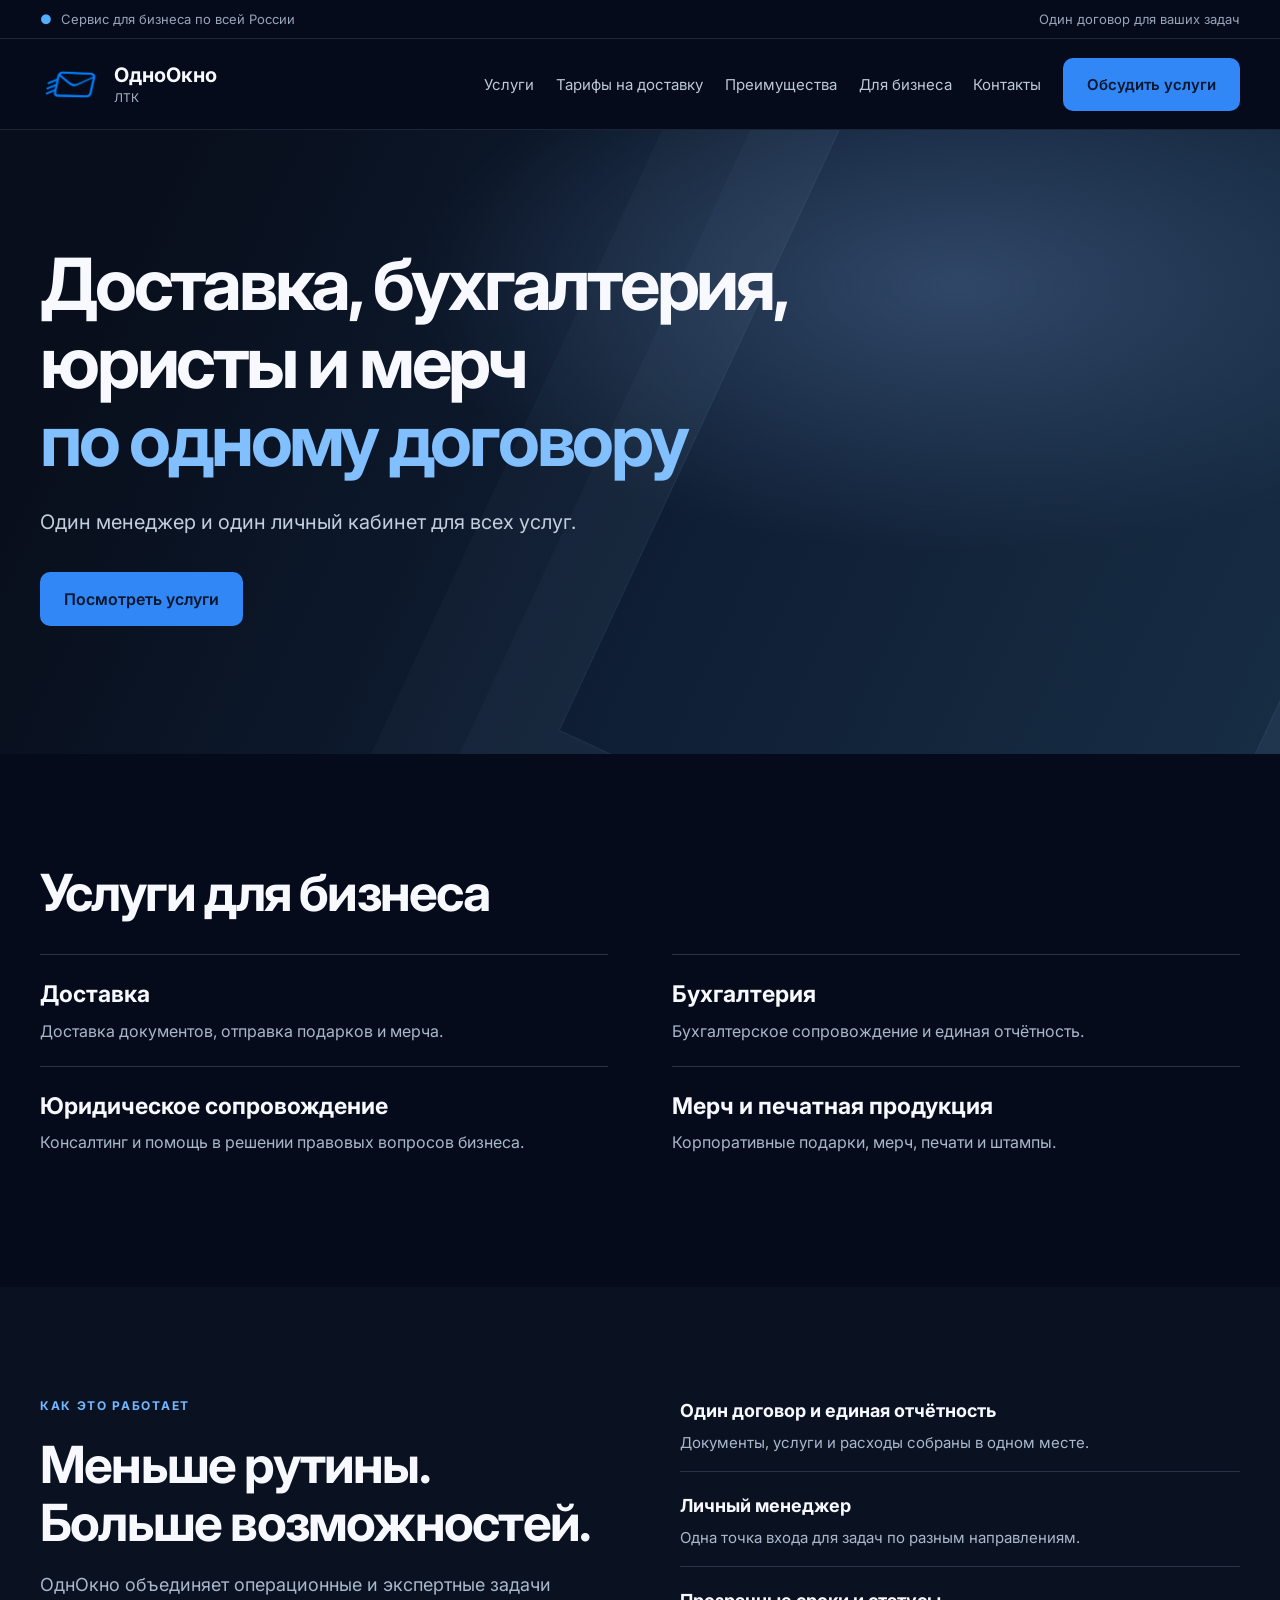
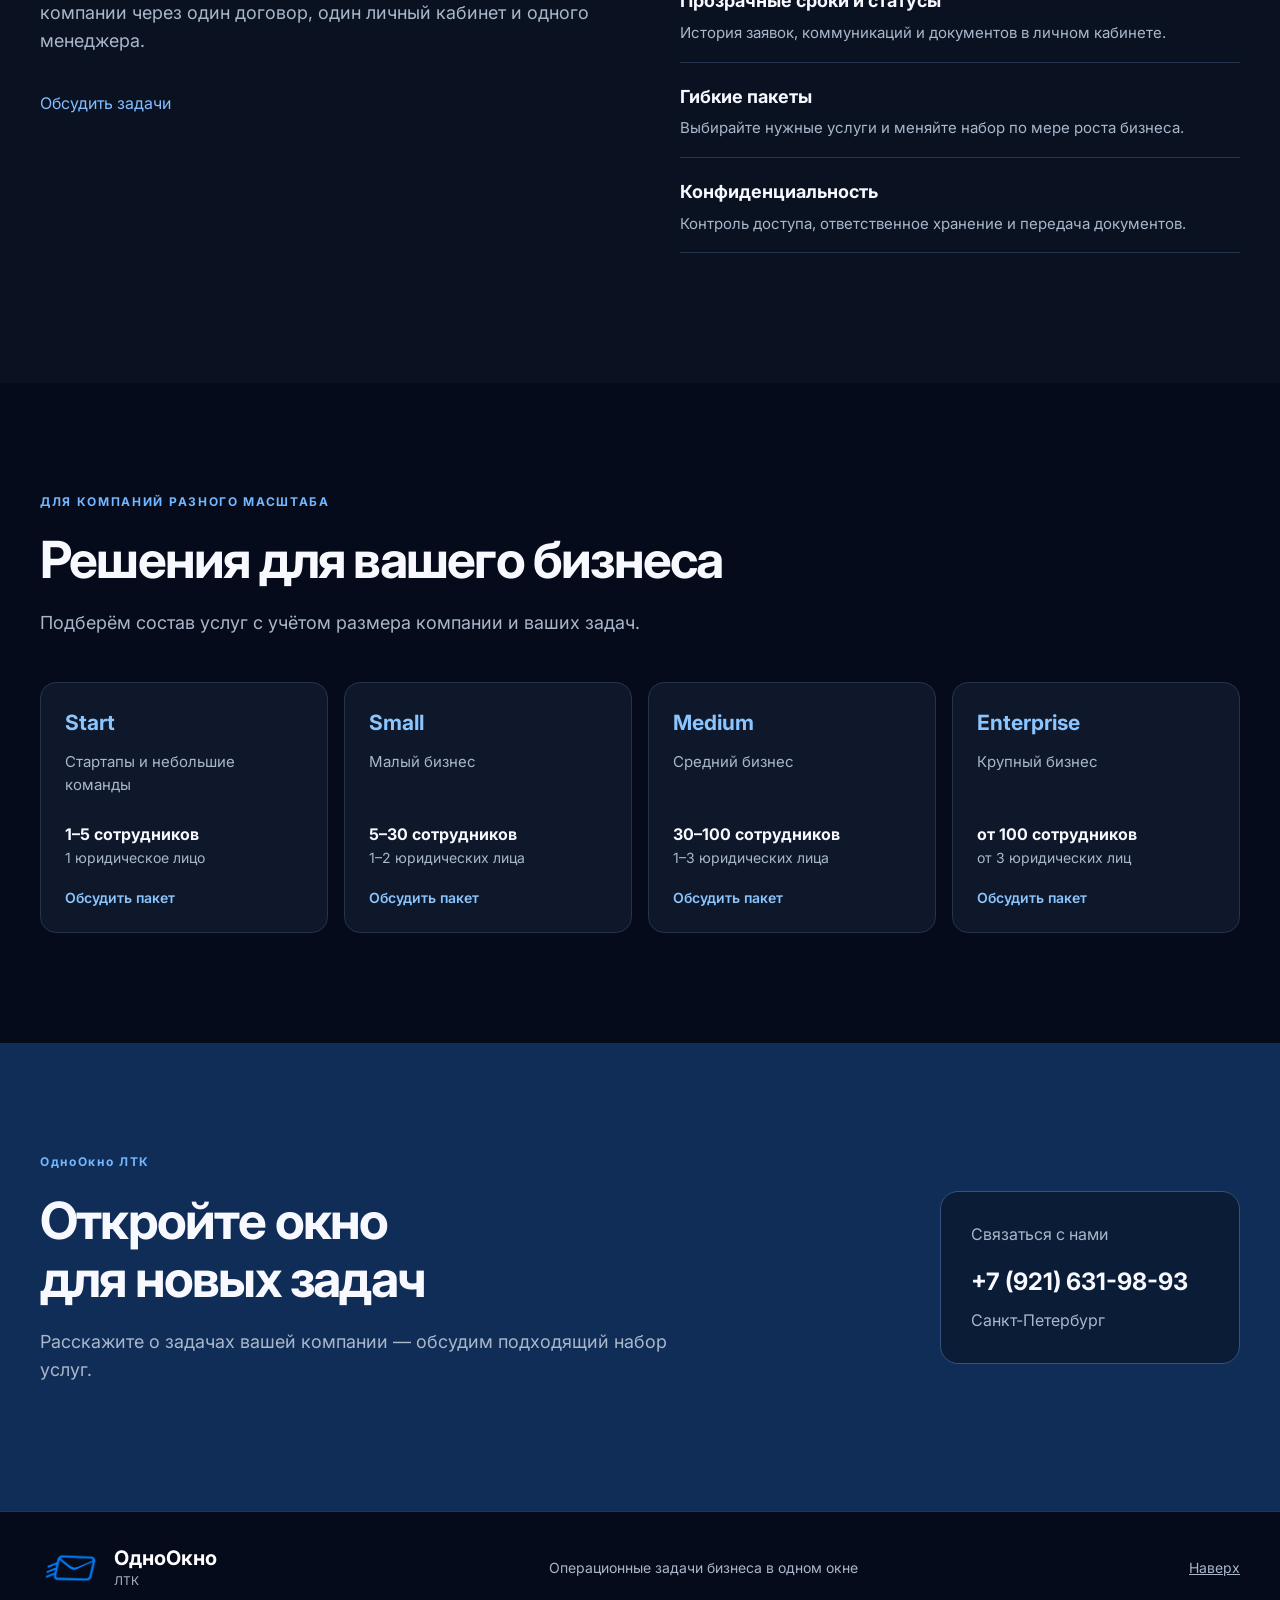
<file: index.html>
<!doctype html>
<html lang="ru"><head><meta charset="utf-8"><meta name="viewport" content="width=device-width, initial-scale=1"><title>Доставка, бухгалтерия, юристы и мерч по одному договору - ОдноОкно ЛТК elteca.ru</title><meta name="description" content="Доставка, бухгалтерия, юристы и мерч по одному договору - ОдноОкно ЛТК. www.elteca.ru"><link rel="stylesheet" href="style.css?v=33d6afea7ab4">
  <meta name="yandex-verification" content="bb30790d9125906d" />
  <link rel="icon" href="favicon.ico" type="image/x-icon">
</head>
<body>
  <!-- Yandex.Metrika counter -->
  <script type="text/javascript">
    (function(m,e,t,r,i,k,a){
        m[i]=m[i]||function(){(m[i].a=m[i].a||[]).push(arguments)};
        m[i].l=1*new Date();
        for (var j = 0; j < document.scripts.length; j++) {if (document.scripts[j].src === r) { return; }}
        k=e.createElement(t),a=e.getElementsByTagName(t)[0],k.async=1,k.src=r,a.parentNode.insertBefore(k,a)
    })(window, document,'script','https://mc.yandex.ru/metrika/tag.js?id=114228801', 'ym');

    ym(114228801, 'init', {ssr:true, webvisor:true, clickmap:true, ecommerce:"dataLayer", referrer: document.referrer, url: location.href, accurateTrackBounce:true, trackLinks:true});
  </script>
  <noscript><div><img src="https://mc.yandex.ru/watch/114228801" style="position:absolute; left:-9999px;" alt="" /></div></noscript>
  <!-- /Yandex.Metrika counter -->
<div class="top"><div class="wrap top-inner"><span>Сервис для бизнеса по всей России</span><span>Один договор для ваших задач</span></div></div>
<header>
  <div class="wrap nav">
    <a class="brand" href="#home"><img class="brand-icon" src="elteca-mark.png" width="256" height="146" alt=""><span>ОдноОкно<small>ЛТК</small></span></a>
    <button class="nav-toggle" type="button" aria-controls="site-nav">Меню</button>
    <nav id="site-nav" aria-label="Основная навигация">
      <a href="#services">Услуги</a>
      <a href="tariffs.html">Тарифы на доставку</a>
      <a href="#benefits">Преимущества</a>
      <a href="#business">Для бизнеса</a>
      <a href="contacts.html">Контакты</a>
      <a class="button nav-button" href="#contact">Обсудить услуги</a>
    </nav>
  </div>
</header>
<main id="home">
  <section class="hero home-hero">
    <div class="wrap hero-inner">
      <h1>Доставка, бухгалтерия, юристы и мерч <span>по&nbsp;одному договору</span></h1>
      <p class="lead">Один менеджер и один личный кабинет для всех услуг.</p>
      <a class="button" href="#services">Посмотреть услуги</a>
    </div>
  </section>
  <section class="section" id="services">
    <div class="wrap">
      <h2>Услуги для бизнеса</h2>
      <div class="services">
        <article>
          <h3>Доставка</h3>
          <p>Доставка документов, отправка подарков и мерча.</p>
        </article>
        <article>
          <h3>Бухгалтерия</h3>
          <p>Бухгалтерское сопровождение и единая отчётность.</p>
        </article>
        <article>
          <h3>Юридическое сопровождение</h3>
          <p>Консалтинг и помощь в решении правовых вопросов бизнеса.</p>
        </article>
        <article>
          <h3>Мерч и печатная продукция</h3>
          <p>Корпоративные подарки, мерч, печати и штампы.</p>
        </article>
      </div>
    </div>
  </section>
<section class="section alternate" id="benefits"><div class="wrap split"><div><p class="eyebrow">КАК ЭТО РАБОТАЕТ</p><h2>Меньше рутины.<br>Больше возможностей.</h2><p class="intro">ОднОкно объединяет операционные и экспертные задачи компании через один договор, один личный кабинет и одного менеджера.</p><a class="text-link" href="#contact">Обсудить задачи</a></div><div class="benefits"><article><h3>Один договор и единая отчётность</h3><p>Документы, услуги и расходы собраны в одном месте.</p></article><article><h3>Личный менеджер</h3><p>Одна точка входа для задач по разным направлениям.</p></article><article><h3>Прозрачные сроки и статусы</h3><p>История заявок, коммуникаций и документов в личном кабинете.</p></article><article><h3>Гибкие пакеты</h3><p>Выбирайте нужные услуги и меняйте набор по мере роста бизнеса.</p></article><article><h3>Конфиденциальность</h3><p>Контроль доступа, ответственное хранение и передача документов.</p></article></div></div></section>
<section class="section" id="business">
  <div class="wrap">
    <p class="eyebrow">ДЛЯ КОМПАНИЙ РАЗНОГО МАСШТАБА</p>
    <h2>Решения для вашего бизнеса</h2>
    <p class="intro">Подберём состав услуг с учётом размера компании и ваших задач.</p>
    <div class="plans">
      <a class="plan plan-interactive" href="contacts.html?package=Start#feedback" data-plan="Start" aria-label="Обсудить пакет Start">
        <h3>Start</h3>
        <p>Стартапы и небольшие команды</p>
        <strong>1–5 сотрудников</strong>
        <span>1 юридическое лицо</span>
        <span class="plan-action">Обсудить пакет</span>
      </a>
      <a class="plan plan-interactive" href="contacts.html?package=Small#feedback" data-plan="Small" aria-label="Обсудить пакет Small">
        <h3>Small</h3>
        <p>Малый бизнес</p>
        <strong>5–30 сотрудников</strong>
        <span>1–2 юридических лица</span>
        <span class="plan-action">Обсудить пакет</span>
      </a>
      <a class="plan plan-interactive" href="contacts.html?package=Medium#feedback" data-plan="Medium" aria-label="Обсудить пакет Medium">
        <h3>Medium</h3>
        <p>Средний бизнес</p>
        <strong>30–100 сотрудников</strong>
        <span>1–3 юридических лица</span>
        <span class="plan-action">Обсудить пакет</span>
      </a>
      <a class="plan plan-interactive" href="contacts.html?package=Enterprise#feedback" data-plan="Enterprise" aria-label="Обсудить пакет Enterprise">
        <h3>Enterprise</h3>
        <p>Крупный бизнес</p>
        <strong>от 100 сотрудников</strong>
        <span>от 3 юридических лиц</span>
        <span class="plan-action">Обсудить пакет</span>
      </a>
    </div>
  </div>
</section>
<section class="contact section" id="contact"><div class="wrap contact-inner"><div><p class="eyebrow">ОдноОкно ЛТК</p><h2>Откройте окно<br>для новых задач</h2><p class="intro">Расскажите о задачах вашей компании — обсудим подходящий набор услуг.</p></div><div class="contact-box"><p>Связаться с нами</p><a href="tel:+79216319893">+7 (921) 631-98-93</a><span>Санкт-Петербург</span></div></div></section></main><footer><div class="wrap footer"><a class="brand" href="#home"><img class="brand-icon" src="elteca-mark.png" width="256" height="146" alt=""><span>ОдноОкно<small>ЛТК</small></span></a><p>Операционные задачи бизнеса в одном окне</p><a class="back-to-top" href="#home">Наверх</a></div></footer>
  <dialog class="callback-dialog" id="callback-dialog" aria-labelledby="callback-title" aria-describedby="callback-package">
    <div class="callback-content">
      <button class="callback-close" type="button" aria-label="Закрыть диалог">×</button>
      <h2 id="callback-title">Обсудить пакет</h2>
      <p class="callback-plan" id="callback-package" hidden>Выбранный пакет: <strong></strong></p>
      <p id="callback-unavailable">Онлайн-заявки пока недоступны. Позвоните по номеру <a href="tel:+79216319893">+7 (921) 631-98-93</a>.</p>
      <form id="callback-form" class="ym-disable-submit" method="post" hidden>
        <div id="callback-fields">
          <input id="callback-name" class="ym-disable-keys" name="Имя" aria-label="Ваше имя" placeholder="Ваше имя" autocomplete="name" maxlength="100" required autofocus>
          <input id="callback-phone" class="ym-disable-keys" name="Телефон" type="tel" aria-label="Телефон" autocomplete="tel" placeholder="+7 (900) 000-00-00" maxlength="30" required>
          <div class="callback-actions">
            <button class="button" type="submit">Отправить заявку</button>
          </div>
        </div>
        <div id="callback-complete" hidden>
          <div class="callback-actions">
            <button class="button" type="button">Закрыть окно</button>
          </div>
        </div>
        <div class="callback-honeypot" aria-hidden="true">
          <input type="text" name="sf_extra" tabindex="-1" autocomplete="off">
        </div>
        <p class="callback-status" id="callback-status" role="status"></p>
      </form>
    </div>
  </dialog>
  <script src="navigation.js" defer></script>
  <script src="crm-config.js?v=07e9809959af" defer></script>
  <script src="callback.js?v=feeb228588cd" defer></script>
</body></html>
</file>
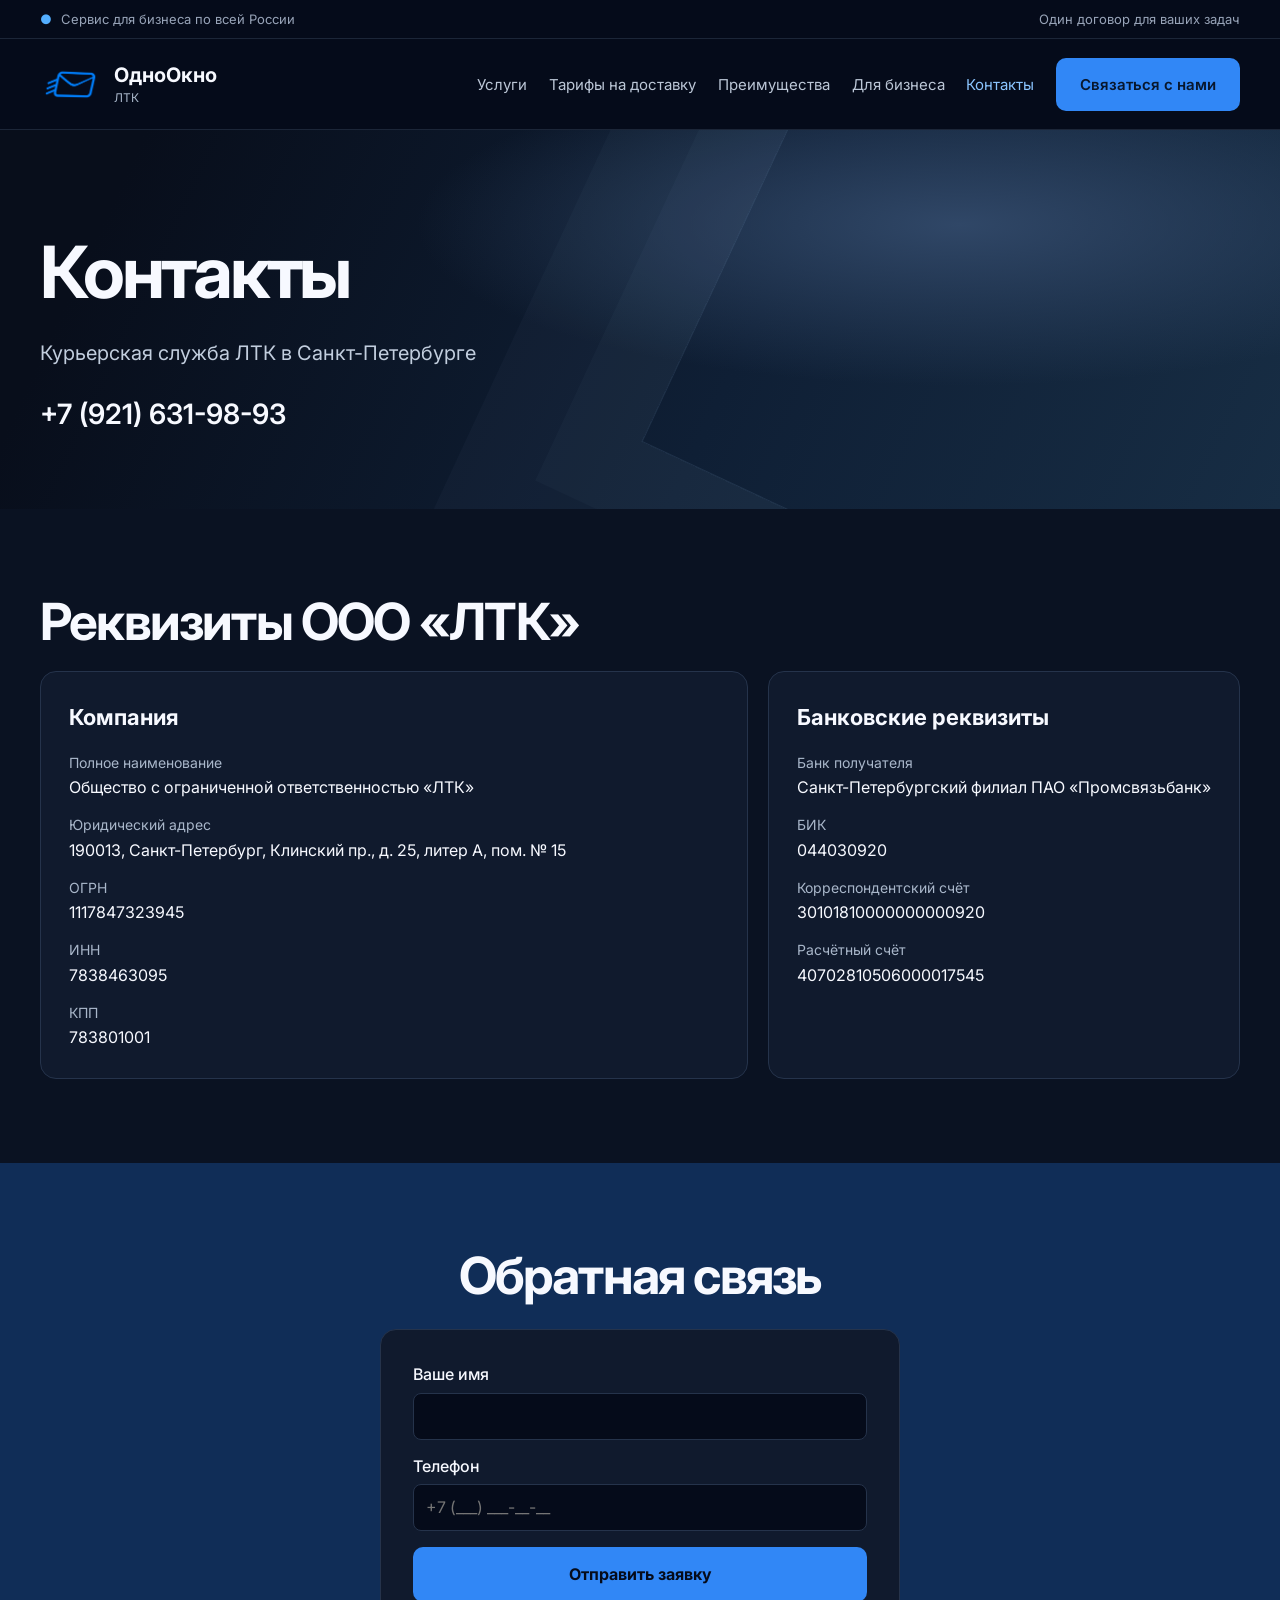
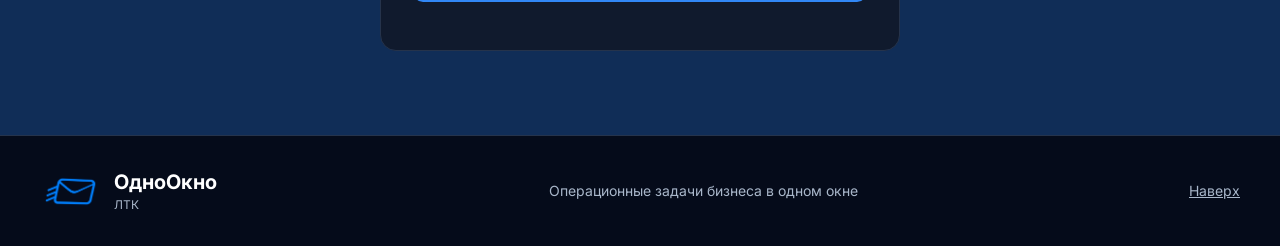
<file: contacts.html>
<!doctype html>
<html lang="ru">
<head>
  <meta charset="utf-8">
  <meta name="viewport" content="width=device-width, initial-scale=1">
  <title>Доставка, бухгалтерия, юристы и мерч по одному договору - ОдноОкно ЛТК elteca.ru</title>
  <meta name="description" content="Доставка, бухгалтерия, юристы и мерч по одному договору - ОдноОкно ЛТК. www.elteca.ru">
  <link rel="stylesheet" href="style.css?v=33d6afea7ab4">
  <meta name="yandex-verification" content="bb30790d9125906d" />
  <link rel="icon" href="favicon.ico" type="image/x-icon">
</head>
<body>
  <!-- Yandex.Metrika counter -->
  <script type="text/javascript">
    (function(m,e,t,r,i,k,a){
        m[i]=m[i]||function(){(m[i].a=m[i].a||[]).push(arguments)};
        m[i].l=1*new Date();
        for (var j = 0; j < document.scripts.length; j++) {if (document.scripts[j].src === r) { return; }}
        k=e.createElement(t),a=e.getElementsByTagName(t)[0],k.async=1,k.src=r,a.parentNode.insertBefore(k,a)
    })(window, document,'script','https://mc.yandex.ru/metrika/tag.js?id=114228801', 'ym');

    ym(114228801, 'init', {ssr:true, webvisor:true, clickmap:true, ecommerce:"dataLayer", referrer: document.referrer, url: location.href, accurateTrackBounce:true, trackLinks:true});
  </script>
  <noscript><div><img src="https://mc.yandex.ru/watch/114228801" style="position:absolute; left:-9999px;" alt="" /></div></noscript>
  <!-- /Yandex.Metrika counter -->
  <div class="top">
    <div class="wrap top-inner"><span>Сервис для бизнеса по всей России</span><span>Один договор для ваших задач</span></div>
  </div>
  <header>
    <div class="wrap nav">
      <a class="brand" href="index.html"><img class="brand-icon" src="elteca-mark.png" width="256" height="146" alt=""><span>ОдноОкно<small>ЛТК</small></span></a>
      <button class="nav-toggle" type="button" aria-controls="site-nav">Меню</button>
      <nav id="site-nav" aria-label="Основная навигация">
        <a href="index.html#services">Услуги</a>
        <a href="tariffs.html">Тарифы на доставку</a>
        <a href="index.html#benefits">Преимущества</a>
        <a href="index.html#business">Для бизнеса</a>
        <a href="contacts.html" aria-current="page">Контакты</a>
        <a class="button nav-button" href="#feedback">Связаться с нами</a>
      </nav>
    </div>
  </header>

  <main id="contacts">
    <section class="hero tariff-hero">
      <div class="wrap hero-inner">
        <h1>Контакты</h1>
        <p class="lead">Курьерская служба ЛТК в Санкт-Петербурге</p>
        <p class="contact-phone">+7 (921) 631-98-93</p>
      </div>
    </section>

    <section class="section tariff-section alternate" id="details">
      <div class="wrap">
        <h2>Реквизиты ООО «ЛТК»</h2>
        <div class="tariff-detail-grid">
          <article class="tariff-card">
            <h3>Компания</h3>
            <dl class="office-details">
              <dt>Полное наименование</dt><dd>Общество с ограниченной ответственностью «ЛТК»</dd>
              <dt>Юридический адрес</dt><dd>190013, Санкт-Петербург, Клинский пр., д. 25, литер А, пом. № 15</dd>
              <dt>ОГРН</dt><dd>1117847323945</dd>
              <dt>ИНН</dt><dd>7838463095</dd>
              <dt>КПП</dt><dd>783801001</dd>
            </dl>
          </article>
          <article class="tariff-card">
            <h3>Банковские реквизиты</h3>
            <dl class="office-details">
              <dt>Банк получателя</dt><dd>Санкт-Петербургский филиал ПАО «Промсвязьбанк»</dd>
              <dt>БИК</dt><dd>044030920</dd>
              <dt>Корреспондентский счёт</dt><dd>30101810000000000920</dd>
              <dt>Расчётный счёт</dt><dd>40702810506000017545</dd>
            </dl>
          </article>
        </div>
      </div>
    </section>
    <section class="contact section tariff-section feedback-section" id="feedback" aria-labelledby="feedback-title">
      <div class="wrap">
        <h2 id="feedback-title">Обратная связь</h2>
        <div class="tariff-card callback-content feedback-card">
          <p class="callback-plan" id="callback-package" hidden>Выбранный пакет: <strong></strong></p>
          <p id="callback-unavailable">Онлайн-заявки пока недоступны. Позвоните по номеру <a href="tel:+79216319893">+7 (921) 631-98-93</a>.</p>
          <form id="callback-form" class="ym-disable-submit" method="post" hidden>
            <label for="callback-name">Ваше имя</label>
            <input id="callback-name" class="ym-disable-keys" name="Имя" autocomplete="name" maxlength="100" required>
            <label for="callback-phone">Телефон</label>
            <input id="callback-phone" class="ym-disable-keys" name="Телефон" type="tel" autocomplete="tel" placeholder="+7 (___) ___-__-__" maxlength="30" required>
            <div class="callback-actions">
              <button class="button" type="submit">Отправить заявку</button>
            </div>
            <div class="callback-honeypot" aria-hidden="true">
              <input type="text" name="sf_extra" tabindex="-1" autocomplete="off">
            </div>
            <p class="callback-status" id="callback-status" role="status"></p>
          </form>
        </div>
      </div>
    </section>
  </main>

  <footer>
    <div class="wrap footer">
      <a class="brand" href="index.html"><img class="brand-icon" src="elteca-mark.png" width="256" height="146" alt=""><span>ОдноОкно<small>ЛТК</small></span></a>
      <p>Операционные задачи бизнеса в одном окне</p>
      <a class="back-to-top" href="#contacts">Наверх</a>
    </div>
  </footer>
  <script src="navigation.js" defer></script>
  <script src="crm-config.js?v=07e9809959af" defer></script>
  <script src="callback.js?v=feeb228588cd" defer></script>
</body>
</html>
</file>
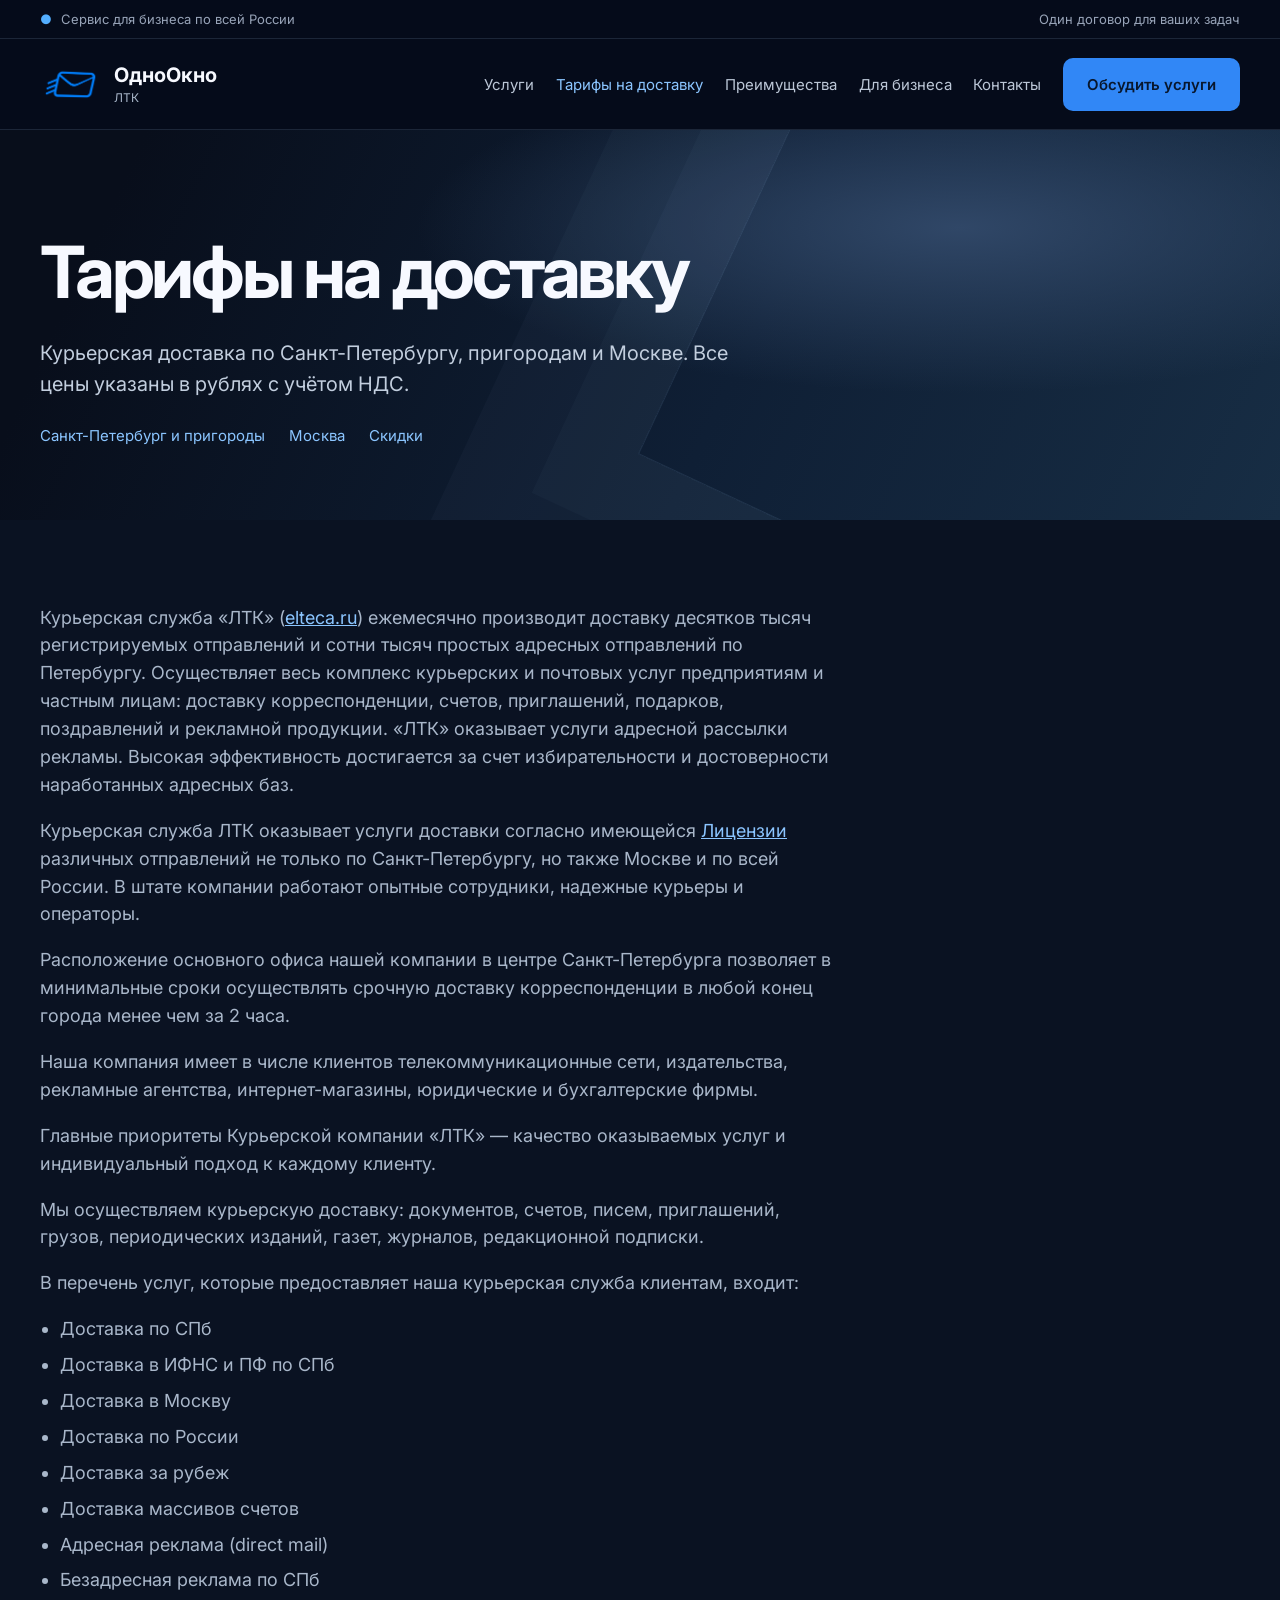
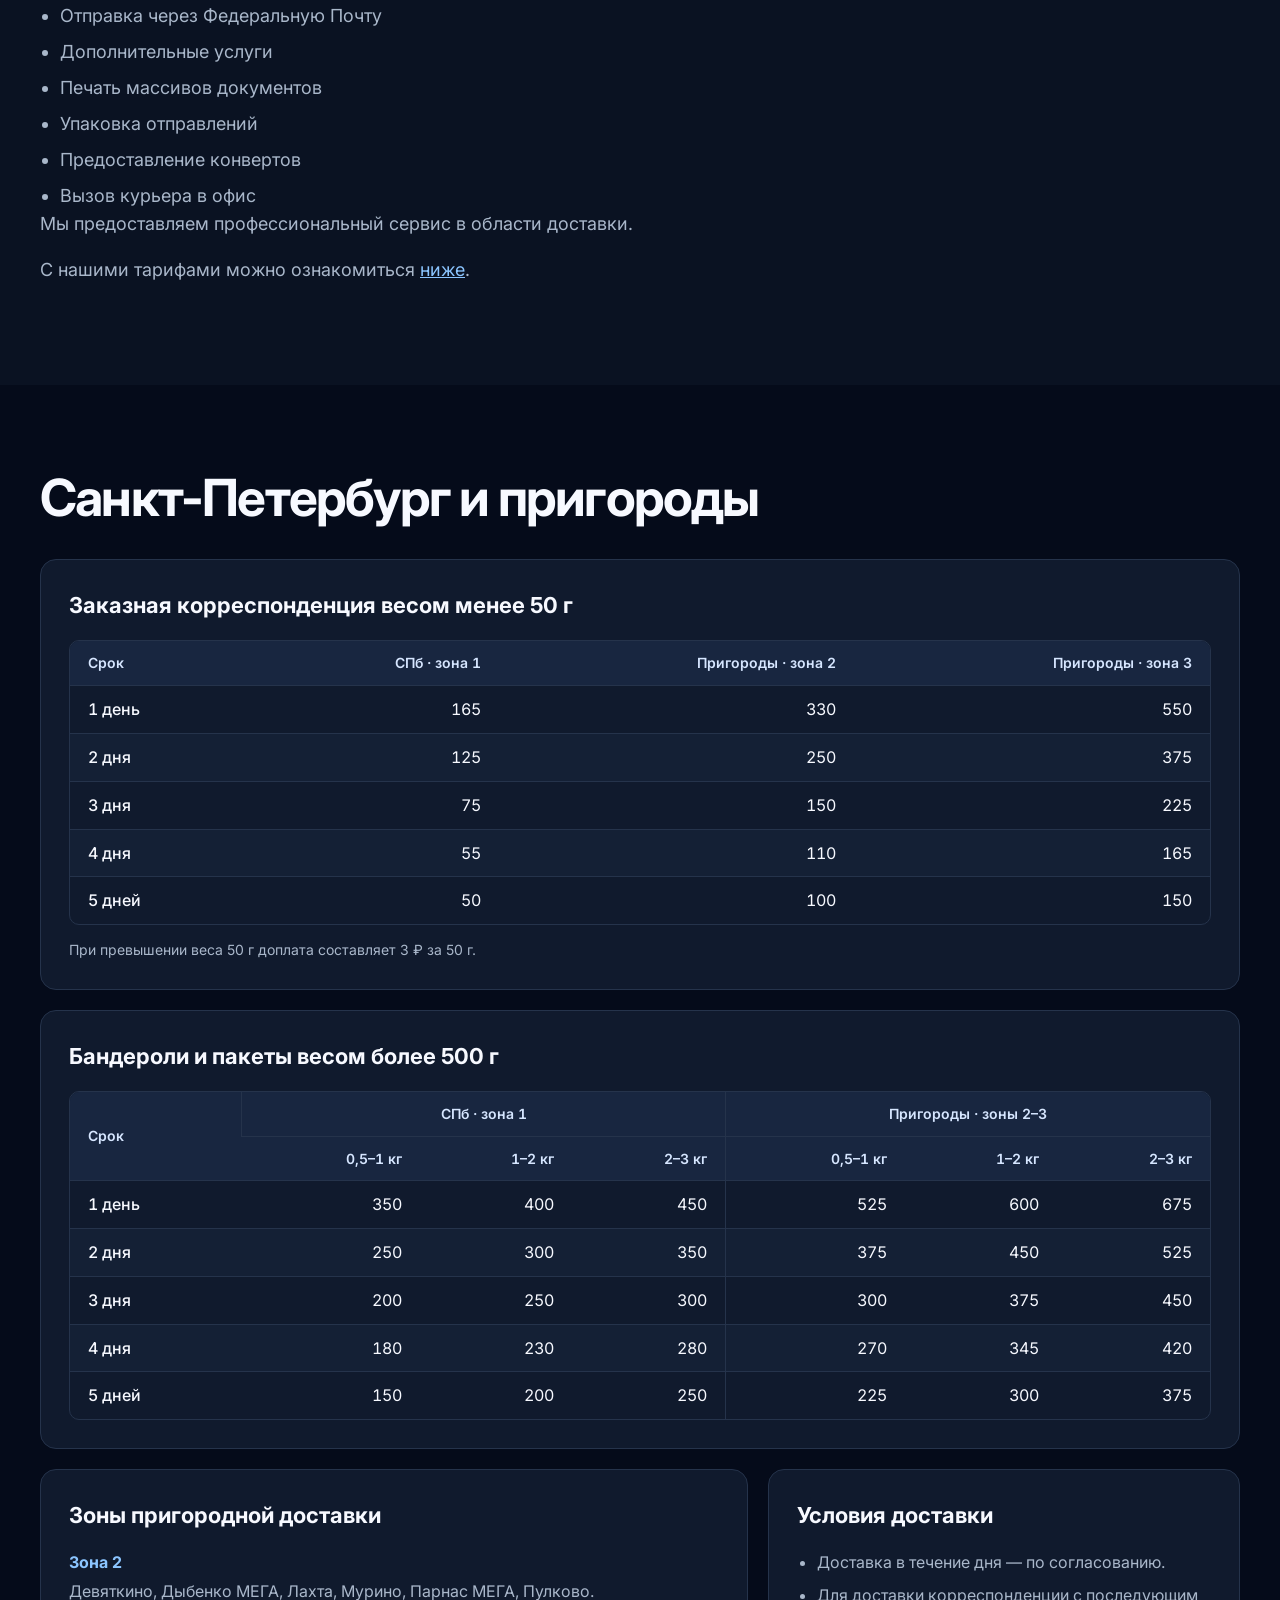
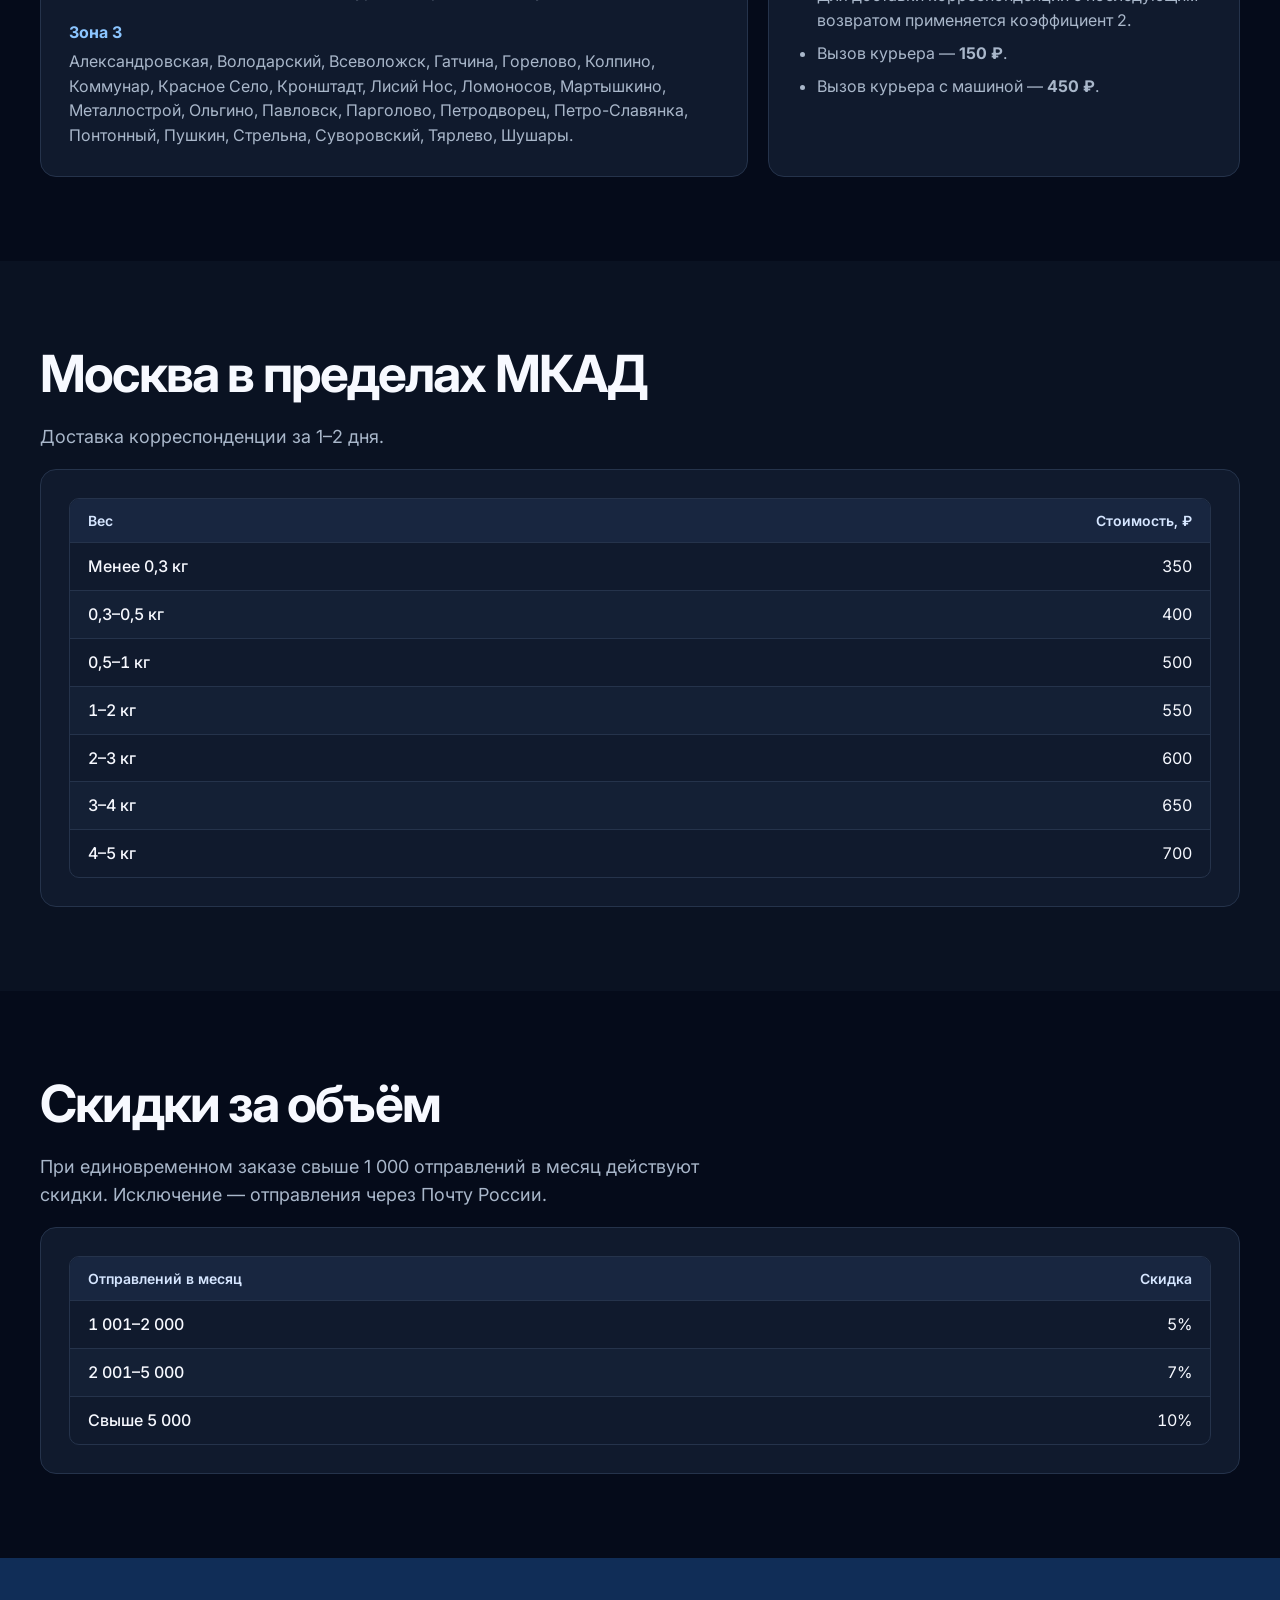
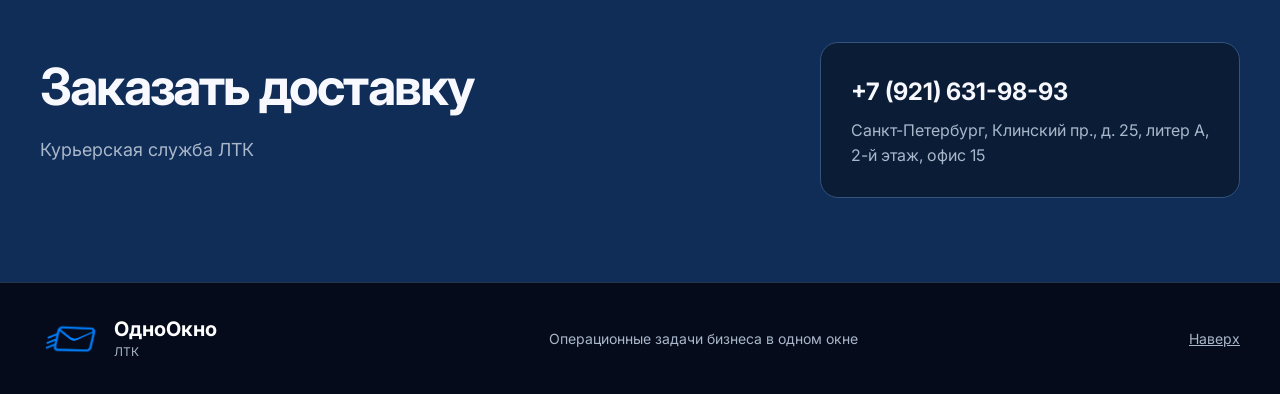
<file: tariffs.html>
<!doctype html>
<html lang="ru">
<head>
  <meta charset="utf-8">
  <meta name="viewport" content="width=device-width, initial-scale=1">
  <title>Тарифы. Курьерская доставка по Санкт-Петербургу, Москве, России - ЛТК elteca.ru</title>
  <meta name="description" content="Тарифы ЛТК на доставку заказной корреспонденции, бандеролей и пакетов по Санкт-Петербургу, пригородам и Москве.">
  <link rel="stylesheet" href="style.css?v=33d6afea7ab4">
  <meta name="yandex-verification" content="bb30790d9125906d" />
  <link rel="icon" href="favicon.ico" type="image/x-icon">
</head>
<body>
  <!-- Yandex.Metrika counter -->
  <script type="text/javascript">
    (function(m,e,t,r,i,k,a){
        m[i]=m[i]||function(){(m[i].a=m[i].a||[]).push(arguments)};
        m[i].l=1*new Date();
        for (var j = 0; j < document.scripts.length; j++) {if (document.scripts[j].src === r) { return; }}
        k=e.createElement(t),a=e.getElementsByTagName(t)[0],k.async=1,k.src=r,a.parentNode.insertBefore(k,a)
    })(window, document,'script','https://mc.yandex.ru/metrika/tag.js?id=114228801', 'ym');

    ym(114228801, 'init', {ssr:true, webvisor:true, clickmap:true, ecommerce:"dataLayer", referrer: document.referrer, url: location.href, accurateTrackBounce:true, trackLinks:true});
  </script>
  <noscript><div><img src="https://mc.yandex.ru/watch/114228801" style="position:absolute; left:-9999px;" alt="" /></div></noscript>
  <!-- /Yandex.Metrika counter -->
  <div class="top">
    <div class="wrap top-inner"><span>Сервис для бизнеса по всей России</span><span>Один договор для ваших задач</span></div>
  </div>
  <header>
    <div class="wrap nav">
      <a class="brand" href="index.html"><img class="brand-icon" src="elteca-mark.png" width="256" height="146" alt=""><span>ОдноОкно<small>ЛТК</small></span></a>
      <button class="nav-toggle" type="button" aria-controls="site-nav">Меню</button>
      <nav id="site-nav" aria-label="Основная навигация">
        <a href="index.html#services">Услуги</a>
        <a href="tariffs.html" aria-current="page">Тарифы на доставку</a>
        <a href="index.html#benefits">Преимущества</a>
        <a href="index.html#business">Для бизнеса</a>
        <a href="contacts.html">Контакты</a>
        <a class="button nav-button" href="index.html#contact">Обсудить услуги</a>
      </nav>
    </div>
  </header>

  <main id="tariffs">
    <section class="hero tariff-hero">
      <div class="wrap hero-inner">
        <h1>Тарифы на доставку</h1>
        <p class="lead">Курьерская доставка по Санкт-Петербургу, пригородам и Москве. Все цены указаны в рублях с учётом НДС.</p>
        <nav class="tariff-jump" aria-label="Разделы тарифов">
          <a href="#spb">Санкт-Петербург и пригороды</a>
          <a href="#moscow">Москва</a>
          <a href="#discounts">Скидки</a>
        </nav>
      </div>
    </section>

    <section class="section tariff-section alternate tariff-about" id="about-company" aria-label="О компании">
      <div class="wrap">
        <div class="intro">
          <p>Курьерская служба «ЛТК» (<a href="https://elteca.ru/">elteca.ru</a>) ежемесячно производит доставку десятков тысяч регистрируемых отправлений и сотни тысяч простых адресных отправлений по Петербургу. Осуществляет весь комплекс курьерских и почтовых услуг предприятиям и частным лицам: доставку корреспонденции, счетов, приглашений, подарков, поздравлений и рекламной продукции. «ЛТК» оказывает услуги адресной рассылки рекламы. Высокая эффективность достигается за счет избирательности и достоверности наработанных адресных баз.</p>
          <p>Курьерская служба ЛТК оказывает услуги доставки согласно имеющейся <a href="https://rkn.gov.ru/communication/register/license/?id=Л030-00114-77%2F00679310" target="_blank" rel="noopener">Лицензии</a> различных отправлений не только по Санкт-Петербургу, но также Москве и по всей России. В штате компании работают опытные сотрудники, надежные курьеры и операторы.</p>
          <p>Расположение основного офиса нашей компании в центре Санкт-Петербурга позволяет в минимальные сроки осуществлять срочную доставку корреспонденции в любой конец города менее чем за 2 часа.</p>
          <p>Наша компания имеет в числе клиентов телекоммуникационные сети, издательства, рекламные агентства, интернет-магазины, юридические и бухгалтерские фирмы.</p>
          <p>Главные приоритеты Курьерской компании «ЛТК» — качество оказываемых услуг и индивидуальный подход к каждому клиенту.</p>
          <p>Мы осуществляем курьерскую доставку: документов, счетов, писем, приглашений, грузов, периодических изданий, газет, журналов, редакционной подписки.</p>
          <p>В перечень услуг, которые предоставляет наша курьерская служба клиентам, входит:</p>
          <ul class="tariff-conditions">
            <li>Доставка по СПб</li>
            <li>Доставка в ИФНС и ПФ по СПб</li>
            <li>Доставка в Москву</li>
            <li>Доставка по России</li>
            <li>Доставка за рубеж</li>
            <li>Доставка массивов счетов</li>
            <li>Адресная реклама (direct mail)</li>
            <li>Безадресная реклама по СПб</li>
            <li>Отправка через Федеральную Почту</li>
            <li>Дополнительные услуги</li>
            <li>Печать массивов документов</li>
            <li>Упаковка отправлений</li>
            <li>Предоставление конвертов</li>
            <li>Вызов курьера в офис</li>
          </ul>
          <p>Мы предоставляем профессиональный сервис в области доставки.</p>
          <p>С нашими тарифами можно ознакомиться <a href="#spb">ниже</a>.</p>
        </div>
      </div>
    </section>

    <section class="section tariff-section" id="spb">
      <div class="wrap">
        <h2>Санкт-Петербург и пригороды</h2>
        <div class="tariff-stack">
          <article class="tariff-card">
            <h3 id="letters-title">Заказная корреспонденция весом менее 50 г</h3>
            <div class="tariff-table-wrap" role="region" aria-labelledby="letters-title" tabindex="0">
              <table class="tariff-table tariff-table-letters">
                <thead>
                  <tr>
                    <th scope="col">Срок</th>
                    <th scope="col">СПб · зона 1</th>
                    <th scope="col">Пригороды · зона 2</th>
                    <th scope="col">Пригороды · зона 3</th>
                  </tr>
                </thead>
                <tbody>
                  <tr><th scope="row">1 день</th><td>165</td><td>330</td><td>550</td></tr>
                  <tr><th scope="row">2 дня</th><td>125</td><td>250</td><td>375</td></tr>
                  <tr><th scope="row">3 дня</th><td>75</td><td>150</td><td>225</td></tr>
                  <tr><th scope="row">4 дня</th><td>55</td><td>110</td><td>165</td></tr>
                  <tr><th scope="row">5 дней</th><td>50</td><td>100</td><td>150</td></tr>
                </tbody>
              </table>
            </div>
            <p class="tariff-note">При превышении веса 50 г доплата составляет 3 ₽ за 50 г.</p>
          </article>

          <article class="tariff-card">
            <h3 id="packages-title">Бандероли и пакеты весом более 500 г</h3>
            <div class="tariff-table-wrap" role="region" aria-labelledby="packages-title" tabindex="0">
              <table class="tariff-table tariff-table-packages">
                <colgroup><col></colgroup>
                <colgroup span="3"></colgroup>
                <colgroup span="3"></colgroup>
                <thead>
                  <tr>
                    <th scope="col" rowspan="2">Срок</th>
                    <th scope="colgroup" colspan="3">СПб · зона 1</th>
                    <th scope="colgroup" colspan="3">Пригороды · зоны 2–3</th>
                  </tr>
                  <tr>
                    <th scope="col">0,5–1 кг</th><th scope="col">1–2 кг</th><th scope="col">2–3 кг</th>
                    <th scope="col">0,5–1 кг</th><th scope="col">1–2 кг</th><th scope="col">2–3 кг</th>
                  </tr>
                </thead>
                <tbody>
                  <tr><th scope="row">1 день</th><td>350</td><td>400</td><td>450</td><td>525</td><td>600</td><td>675</td></tr>
                  <tr><th scope="row">2 дня</th><td>250</td><td>300</td><td>350</td><td>375</td><td>450</td><td>525</td></tr>
                  <tr><th scope="row">3 дня</th><td>200</td><td>250</td><td>300</td><td>300</td><td>375</td><td>450</td></tr>
                  <tr><th scope="row">4 дня</th><td>180</td><td>230</td><td>280</td><td>270</td><td>345</td><td>420</td></tr>
                  <tr><th scope="row">5 дней</th><td>150</td><td>200</td><td>250</td><td>225</td><td>300</td><td>375</td></tr>
                </tbody>
              </table>
            </div>
          </article>

          <div class="tariff-detail-grid">
            <article class="tariff-card">
              <h3>Зоны пригородной доставки</h3>
              <dl class="tariff-zones">
                <dt>Зона 2</dt>
                <dd>Девяткино, Дыбенко МЕГА, Лахта, Мурино, Парнас МЕГА, Пулково.</dd>
                <dt>Зона 3</dt>
                <dd>Александровская, Володарский, Всеволожск, Гатчина, Горелово, Колпино, Коммунар, Красное Село, Кронштадт, Лисий Нос, Ломоносов, Мартышкино, Металлострой, Ольгино, Павловск, Парголово, Петродворец, Петро-Славянка, Понтонный, Пушкин, Стрельна, Суворовский, Тярлево, Шушары.</dd>
              </dl>
            </article>
            <article class="tariff-card">
              <h3>Условия доставки</h3>
              <ul class="tariff-conditions">
                <li>Доставка в течение дня — по согласованию.</li>
                <li>Для доставки корреспонденции с последующим возвратом применяется коэффициент 2.</li>
                <li>Вызов курьера — <strong>150 ₽</strong>.</li>
                <li>Вызов курьера с машиной — <strong>450 ₽</strong>.</li>
              </ul>
            </article>
          </div>
        </div>
      </div>
    </section>

    <section class="section tariff-section alternate" id="moscow">
      <div class="wrap">
        <h2>Москва в пределах МКАД</h2>
        <p class="intro">Доставка корреспонденции за 1–2 дня.</p>
        <div class="tariff-card">
          <div class="tariff-table-wrap">
            <table class="tariff-table" aria-label="Стоимость доставки корреспонденции в Москву">
              <thead><tr><th scope="col">Вес</th><th scope="col">Стоимость, ₽</th></tr></thead>
              <tbody>
                <tr><th scope="row">Менее 0,3 кг</th><td>350</td></tr>
                <tr><th scope="row">0,3–0,5 кг</th><td>400</td></tr>
                <tr><th scope="row">0,5–1 кг</th><td>500</td></tr>
                <tr><th scope="row">1–2 кг</th><td>550</td></tr>
                <tr><th scope="row">2–3 кг</th><td>600</td></tr>
                <tr><th scope="row">3–4 кг</th><td>650</td></tr>
                <tr><th scope="row">4–5 кг</th><td>700</td></tr>
              </tbody>
            </table>
          </div>
        </div>
      </div>
    </section>

    <section class="section tariff-section" id="discounts">
      <div class="wrap">
        <h2>Скидки за объём</h2>
        <p class="intro">При единовременном заказе свыше 1 000 отправлений в месяц действуют скидки. Исключение — отправления через Почту России.</p>
        <div class="tariff-card">
          <div class="tariff-table-wrap">
            <table class="tariff-table" aria-label="Скидки по объёму отправлений">
              <thead><tr><th scope="col">Отправлений в месяц</th><th scope="col">Скидка</th></tr></thead>
              <tbody>
                <tr><th scope="row">1 001–2 000</th><td>5%</td></tr>
                <tr><th scope="row">2 001–5 000</th><td>7%</td></tr>
                <tr><th scope="row">Свыше 5 000</th><td>10%</td></tr>
              </tbody>
            </table>
          </div>
        </div>
      </div>
    </section>

    <section class="contact section tariff-section">
      <div class="wrap contact-inner">
        <div><h2>Заказать доставку</h2><p class="intro">Курьерская служба ЛТК</p></div>
        <div class="contact-box">
          <a href="tel:+79216319893">+7 (921) 631-98-93</a>
          <span>Санкт-Петербург, Клинский пр., д. 25, литер А, 2-й этаж, офис 15</span>
        </div>
      </div>
    </section>
  </main>

  <footer>
    <div class="wrap footer">
      <a class="brand" href="index.html"><img class="brand-icon" src="elteca-mark.png" width="256" height="146" alt=""><span>ОдноОкно<small>ЛТК</small></span></a>
      <p>Операционные задачи бизнеса в одном окне</p>
      <a class="back-to-top" href="#tariffs">Наверх</a>
    </div>
  </footer>
  <script src="navigation.js" defer></script>
</body>
</html>
</file>
<file: style.css>
@import url('https://fonts.googleapis.com/css2?family=Inter:wght@400;500;600;700;800&display=swap');
:root{color-scheme:dark;--bg:#050b1a;--panel:#101a2d;--border:#25334b;--muted:#a9b7ca;--blue:#3187f6}*{box-sizing:border-box}html{scroll-behavior:smooth}body{margin:0;background:var(--bg);color:#f7f9ff;font-family:Inter,Arial,sans-serif;line-height:1.55}a{color:inherit;text-decoration:none}.wrap{width:min(1200px,calc(100% - 48px));margin:auto}.top{border-bottom:1px solid #1c2638;color:#98a4b8;font-size:13px}.top-inner{display:flex;justify-content:space-between;padding:9px 0}.top-inner span:first-child:before{content:'●';color:#53aeff;margin-right:9px}header{background:#050b1a;border-bottom:1px solid #1c2638}.nav{min-height:90px;display:flex;align-items:center;justify-content:space-between;gap:24px}.brand{display:flex;align-items:center;gap:12px;font-size:20px;font-weight:700;line-height:1.1}.brand small{display:block;font-size:12px;font-weight:400;color:var(--muted);margin-top:5px}.brand-icon{display:block;width:62px;height:auto;flex:none}nav{display:flex;gap:30px;color:#bcc7d7;font-size:15px}nav a:hover,.text-link:hover{color:#63adff}.button{display:inline-block;background:var(--blue);padding:15px 24px;border-radius:10px;font-weight:600}.button:hover{background:#5ba4ff}.hero{background:radial-gradient(ellipse at 75% 25%,#304767 0,transparent 40%),linear-gradient(115deg,#080e1b 10%,#0f1f35 58%,#172d44);position:relative;overflow:hidden}.hero:after{content:'';position:absolute;right:-8%;top:-35%;height:160%;width:50%;border:1px solid #8db3db22;transform:rotate(25deg);box-shadow:0 0 0 80px #9dbfe008,0 0 0 160px #9dbfe008;pointer-events:none}.hero-inner{position:relative;z-index:1;padding:120px 0 80px}.eyebrow{font-size:12px;letter-spacing:.14em;color:#72b7ff;font-weight:700;margin:0 0 20px}h1,h2,h3,p{margin-top:0}h1{font-size:clamp(42px,5.7vw,72px);line-height:1.08;letter-spacing:-.045em;max-width:820px;margin-bottom:28px}h1 span{color:#81bfff}.lead{font-size:20px;color:#c2cede;max-width:700px;margin-bottom:34px}.plan{background:#101a2de8;border:1px solid var(--border);border-radius:16px;padding:24px}.plan span{display:block}.plan span{color:var(--muted);font-size:14px}.section{padding:110px 0}.section h2{font-size:clamp(34px,4vw,52px);line-height:1.13;letter-spacing:-.035em;margin-bottom:20px}.intro{color:var(--muted);font-size:18px;max-width:680px}.plans{display:grid;grid-template-columns:repeat(4,1fr);gap:16px;margin-top:45px}.plan h3{font-size:21px;margin:22px 0 10px}.plan p,.benefits p{color:var(--muted);font-size:15px}.alternate{background:#0a1222}.split{display:grid;grid-template-columns:1fr 1fr;gap:80px}.text-link{display:inline-block;color:#83beff;margin-top:18px}.benefits article{border-bottom:1px solid var(--border);padding:0 0 17px;margin-bottom:20px}.benefits h3{font-size:18px;margin-bottom:6px}.benefits p{margin:0}.plan{min-height:210px}.plan h3{margin-top:0;color:#8bc5ff}.plan strong{display:block;margin-top:26px}.contact{background:#102d57}.contact-inner{display:flex;justify-content:space-between;gap:40px;align-items:center}.contact-box{background:#0a1c36;border:1px solid #31537d;border-radius:18px;padding:30px;min-width:300px}.contact-box p,.contact-box span{color:var(--muted);display:block}.contact-box a{font-size:24px;font-weight:700}.contact-box span{margin-top:8px}footer{border-top:1px solid var(--border)}.footer{display:flex;align-items:center;justify-content:space-between;gap:20px;padding:35px 0;color:var(--muted);font-size:14px}.footer .brand{color:white}.footer p{margin:0}@media(max-width:850px){.plans{grid-template-columns:repeat(2,1fr)}.split{grid-template-columns:1fr;gap:40px}}@media(max-width:560px){.wrap{width:calc(100% - 36px)}.top-inner span:last-child{display:none}.nav{min-height:72px}.hero-inner{padding:75px 0 50px}.lead{font-size:17px}.section{padding:70px 0}.plans{grid-template-columns:1fr}.contact-inner,.footer{align-items:flex-start;flex-direction:column}.contact-box{min-width:0;width:100%}}

.back-to-top {
  text-decoration: underline;
}

/* Navigation */
.nav-toggle {
  display: none;
  align-items: center;
  gap: 10px;
  min-height: 44px;
  padding: 8px 13px;
  border: 1px solid var(--border);
  border-radius: 10px;
  background: var(--panel);
  color: inherit;
  font: inherit;
  font-weight: 600;
  cursor: pointer;
}

.nav-toggle::before {
  content: '';
  width: 16px;
  height: 2px;
  background: currentColor;
  box-shadow: 0 -5px, 0 5px;
}

.nav > nav {
  align-items: center;
  column-gap: clamp(12px, 1.7vw, 28px);
  row-gap: 10px;
}

.nav-button {
  white-space: nowrap;
  color: #08172d;
}

.nav .nav-button:hover {
  color: #08172d;
}

.nav :focus-visible,
.home-hero .button:focus-visible {
  outline: 2px solid #8bc5ff;
  outline-offset: 3px;
}

.home-hero .hero-inner {
  padding-block: clamp(66px, 9vw, 126px) clamp(70px, 10vw, 140px);
}

.home-hero h1 {
  max-width: 960px;
  font-size: clamp(34px, 6.2vw, 72px);
  text-wrap: balance;
}

.home-hero h1 span {
  display: block;
}

.home-hero .button {
  color: #08172d;
}

.services {
  display: grid;
  grid-template-columns: repeat(2, minmax(0, 1fr));
  column-gap: clamp(24px, 5vw, 70px);
  margin-top: 32px;
}

.services article {
  padding-block: 22px;
  border-top: 1px solid var(--border);
}

.services h3 {
  margin-bottom: 6px;
  font-size: clamp(18px, 2.1vw, 23px);
}

.services p {
  margin: 0;
  color: var(--muted);
}

/* Delivery rates */
.nav a[aria-current="page"],
.tariff-jump a {
  color: #8bc5ff;
}

.tariff-hero .hero-inner {
  padding-block: clamp(56px, 8vw, 110px) clamp(44px, 6vw, 72px);
}

.tariff-hero h1 {
  font-size: clamp(34px, 5.7vw, 72px);
}

.tariff-hero .lead {
  margin-bottom: 24px;
}

.tariff-jump {
  display: flex;
  flex-wrap: wrap;
  gap: 12px 24px;
}

.tariff-jump a:hover {
  text-decoration: underline;
}

.tariff-section {
  padding-block: clamp(48px, 7vw, 84px);
}


.tariff-about .intro {
  max-width: 800px;
}

.tariff-about a {
  color: #8bc5ff;
  text-decoration: underline;
}

.tariff-stack {
  display: grid;
  gap: 20px;
  margin-top: 32px;
}

.tariff-detail-grid {
  display: grid;
  grid-template-columns: 3fr 2fr;
  gap: 20px;
}

.tariff-card {
  min-width: 0;
  padding: clamp(14px, 3vw, 28px);
  background: var(--panel);
  border: 1px solid var(--border);
  border-radius: 16px;
}

.tariff-card h3 {
  margin-bottom: 18px;
  font-size: clamp(18px, 2vw, 22px);
}

.tariff-table-wrap {
  overflow-x: auto;
  border: 1px solid var(--border);
  border-radius: 10px;
}

.tariff-table-wrap:focus-visible {
  outline: 2px solid #8bc5ff;
  outline-offset: 3px;
}

.tariff-table {
  width: 100%;
  border-collapse: collapse;
  font-variant-numeric: tabular-nums;
}

.tariff-table-letters {
  min-width: 450px;
}

.tariff-table-packages {
  min-width: 640px;
}

.tariff-table th,
.tariff-table td {
  padding: 11px clamp(9px, 2vw, 18px);
  text-align: right;
}

.tariff-table tr > :first-child {
  text-align: left;
}

.tariff-table thead th {
  background: #182640;
  color: #d6e6ff;
  font-size: 14px;
  font-weight: 600;
}

.tariff-table thead th[scope="colgroup"] {
  text-align: center;
  border-left: 1px solid var(--border);
  border-bottom: 1px solid var(--border);
}

.tariff-table-packages thead tr:nth-child(2) th:first-child {
  text-align: right;
}

.tariff-table-packages tbody td:nth-child(5),
.tariff-table-packages thead tr:nth-child(2) th:nth-child(4) {
  border-left: 1px solid var(--border);
}

.tariff-table tbody th,
.tariff-table tbody td {
  border-top: 1px solid var(--border);
}

.tariff-table tbody th {
  font-weight: 500;
}

.tariff-table tbody tr:nth-child(even) {
  background: #142035;
}

.tariff-note,
.tariff-conditions,
.tariff-zones dd {
  color: var(--muted);
}

.tariff-note {
  margin: 14px 0 0;
  font-size: 14px;
}

.tariff-zones,
.tariff-conditions {
  margin: 0;
}

.tariff-zones dt {
  color: #8bc5ff;
  font-weight: 700;
}

.tariff-zones dd {
  margin: 4px 0 16px;
}

.tariff-zones dd:last-child {
  margin-bottom: 0;
}

.tariff-conditions {
  padding-left: 20px;
}

.tariff-conditions li + li {
  margin-top: 8px;
}

.tariff-section .contact-box {
  max-width: 420px;
}

@media (max-width: 960px) {
  .nav {
    flex-wrap: wrap;
    gap: 14px 20px;
    padding-block: 14px;
  }

  .nav > nav {
    display: grid;
    flex-basis: 100%;
    gap: 0;
    padding-top: 6px;
    border-top: 1px solid var(--border);
  }

  .nav-toggle[aria-expanded] {
    display: inline-flex;
  }

  .nav-toggle[aria-expanded="false"] + nav {
    display: none;
  }

  .nav > nav > a {
    padding: 12px 8px;
  }

  .nav > nav > .nav-button {
    justify-self: start;
    margin: 8px 0 4px;
    padding-inline: 18px;
  }
}

@media (max-width: 560px) {
  .services {
    grid-template-columns: 1fr;
  }
}

@media (prefers-reduced-motion: reduce) {
  html {
    scroll-behavior: auto;
  }
}

@media (max-width: 680px) {
  .tariff-detail-grid {
    grid-template-columns: 1fr;
  }
}

/* Package enquiry */
.plan-interactive {
  display: flex;
  flex-direction: column;
  transition: background-color .15s ease, border-color .15s ease;
}

.plan-interactive p {
  flex: 1;
  margin-bottom: 0;
}

.plan-interactive:hover,
.plan-interactive:focus-within {
  background: #182640;
  border-color: #558cce;
}

.plan-interactive:focus-visible {
  outline: 2px solid #8bc5ff;
  outline-offset: 3px;
}

.plan .plan-action {
  margin-top: 18px;
  color: #8bc5ff;
  font-weight: 600;
}

.callback-dialog {
  color-scheme: light;
  width: min(100% - 32px, 448px);
  max-height: calc(100% - 32px);
  padding: 0;
  color: #101828;
  background: #fff;
  border: 0;
  border-radius: 16px;
  box-shadow: 0 18px 58px #0005;
}

.callback-dialog::backdrop {
  background: #05070cd9;
}

body:has(.callback-dialog[open]) {
  overflow: hidden;
}

.callback-content {
  position: relative;
  padding: clamp(20px, 5vw, 32px);
}

.callback-dialog h2 {
  margin: 0 26px 12px 0;
  font-size: 21px;
  font-weight: 600;
  line-height: 1.2;
}

.callback-close {
  position: absolute;
  top: 9px;
  right: 9px;
  width: 32px;
  height: 32px;
  border: 0;
  border-radius: 8px;
  background: transparent;
  color: #697d95;
  font-size: 22px;
  line-height: 1;
  cursor: pointer;
}

.callback-content label {
  display: block;
  margin-bottom: 6px;
  font-weight: 500;
}

.callback-content input,
.callback-content textarea {
  display: block;
  width: 100%;
  margin-bottom: 14px;
  padding: 10px 12px;
  border: 1px solid var(--border);
  border-radius: 8px;
  background: var(--bg);
  color: inherit;
  font: inherit;
}

.callback-content :focus-visible {
  outline: 2px solid #8bc5ff;
  outline-offset: 2px;
}

.callback-note,
.callback-status {
  margin: 0;
  color: var(--muted);
  font-size: 14px;
}

.callback-plan {
  margin: 0 0 20px;
  color: #8bc5ff;
}

.callback-dialog .callback-plan {
  color: #165db5;
}

.callback-actions {
  display: flex;
  align-items: center;
  flex-wrap: wrap;
  gap: 12px 16px;
  margin: 16px 0;
}

.callback-actions .button {
  border: 0;
  color: #050b1a;
  font: inherit;
  font-weight: 700;
  cursor: pointer;
}

.callback-dialog input,
.callback-dialog textarea {
  margin-bottom: 16px;
  padding: 12px 15px;
  background: #fff;
  border: 1px solid #bcc3cd;
  border-radius: 12px;
}

.callback-dialog input::placeholder {
  color: #697386;
}

.callback-dialog input:focus,
.callback-dialog textarea:focus {
  border-color: #2585ff;
  outline: 1px solid #2585ff;
  outline-offset: -1px;
}

.callback-dialog .callback-actions {
  margin: 0 0 16px;
}

.callback-dialog .callback-actions .button {
  width: 100%;
  padding: 12px 16px;
  color: #fff;
  background: #126bdc;
  border-radius: 12px;
  font-weight: 600;
}

.callback-dialog .callback-actions .button:hover {
  background: #0b5fc9;
}

.callback-dialog .callback-note,
.callback-dialog .callback-status {
  color: #616b7d;
}

.callback-dialog .callback-status:not(:empty) {
  margin-top: 12px;
}

/* Contacts and feedback */
.contact-phone {
  margin: 0;
  font-size: clamp(22px, 3vw, 28px);
  font-weight: 600;
}

.office-details {
  margin: 0;
}

.office-details dt {
  color: var(--muted);
  font-size: 14px;
}

.office-details dd {
  margin: 2px 0 14px;
  overflow-wrap: anywhere;
}

.office-details dd:last-child {
  margin-bottom: 0;
}

.feedback-section h2 {
  margin: 0 auto 24px;
  text-align: center;
}

.feedback-card {
  width: min(100%, 520px);
  margin-inline: auto;
}

.feedback-card .callback-actions .button {
  width: 100%;
}

.callback-honeypot {
  position: absolute;
  left: -9999px;
}

.callback-actions .button:disabled {
  opacity: .7;
  cursor: wait;
}
</file>
